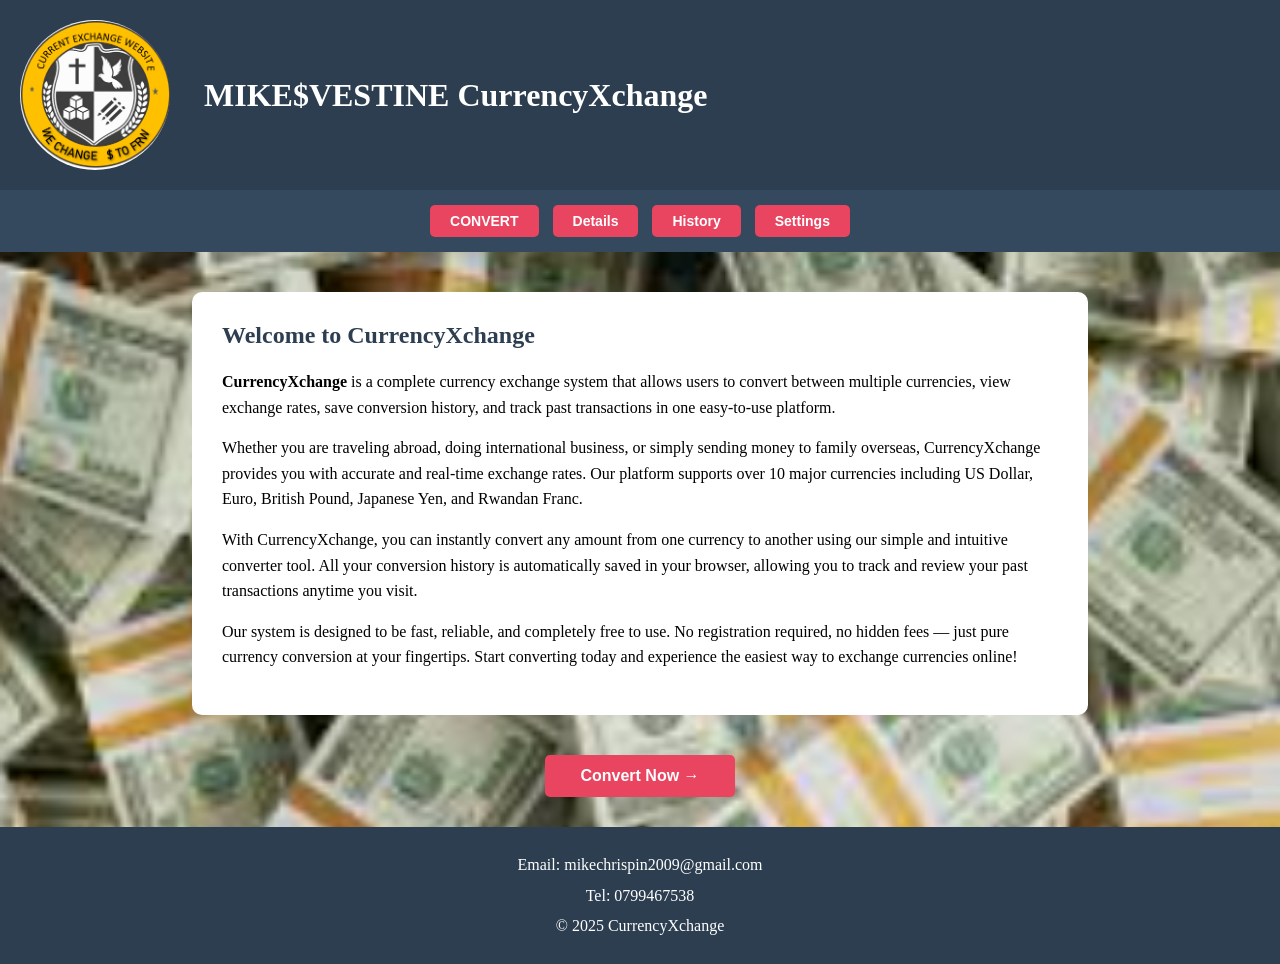
<file: currencyXchange/index.html>
<!DOCTYPE html>
<html>
<head>
    <meta name="viewport" content="width=device-width, initial-scale=1.0, user-scalable=yes">
    <title>CurrencyXchange</title>
    <link rel="stylesheet" href="css/style1.css">
</head>
<body>
    <header>
        <img src="assets/img.png" width="250" height="250" 
        style="border-radius: 70%; object-fit: cover;"> &nbsp;
        <font color="white" size="6"><b>MIKE$VESTINE CurrencyXchange</b></font>
    </header>

    <nav>
        <button><a href="converter.html">CONVERT</a></button>
        <button><a href="details.html">Details</a></button>
        <button><a href="history.html">History</a></button>
        <button><a href="settings.html">Settings</a></button>
    </nav>

    <div class="description">
        <h2>Welcome to CurrencyXchange</h2>
        <p><b>CurrencyXchange</b> is a complete currency exchange system that allows users to convert between multiple currencies, view exchange rates, save conversion history, and track past transactions in one easy-to-use platform.</p>
        <p>Whether you are traveling abroad, doing international business, or simply sending money to family overseas, CurrencyXchange provides you with accurate and real-time exchange rates. Our platform supports over 10 major currencies including US Dollar, Euro, British Pound, Japanese Yen, and Rwandan Franc.</p>
        <p>With CurrencyXchange, you can instantly convert any amount from one currency to another using our simple and intuitive converter tool. All your conversion history is automatically saved in your browser, allowing you to track and review your past transactions anytime you visit.</p>
        <p>Our system is designed to be fast, reliable, and completely free to use. No registration required, no hidden fees — just pure currency conversion at your fingertips. Start converting today and experience the easiest way to exchange currencies online!</p>
    </div>

    <div class="cta-container">
        <button class="cta-btn"><a href="converter.html">Convert Now →</a></button>
    </div>

    <footer>
        <p>Email: mikechrispin2009@gmail.com</p>
        <p>Tel: 0799467538</p>
        <p>&copy; 2025 CurrencyXchange</p>
    </footer>

    <script src="js/script.js"></script>
</body>
</html>
</file>
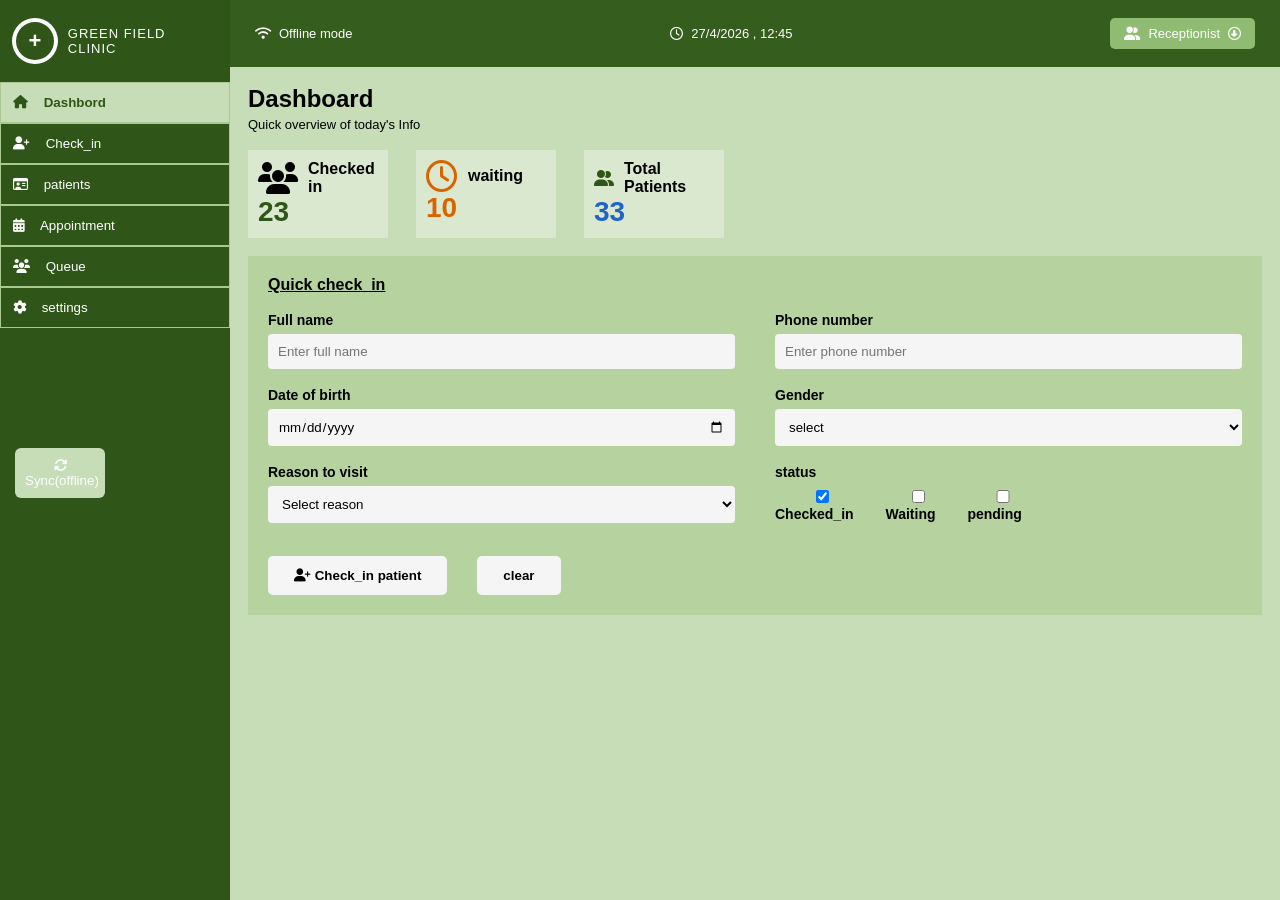
<file: mockupdesign.html>
<!DOCTYPE html>
<html lang="en">
<head>
<meta charset="UTF-8">
<meta name="viewport" content="width=device-width, initial-scale=1.0">
<title>Green Field Clinic Dashboard</title>
<link rel="stylesheet" href="https://cdnjs.cloudflare.com/ajax/libs/font-awesome/6.5.0/css/all.min.css">
<style>
*{
  margin:0;
  padding:0;
  box-sizing:border-box;
  font-family:Arial, sans-serif;
}

body{
  background:#c6ddb8;
}

.container{
  display:flex;
  min-height:100vh;
}


.sidebar{
  width:230px;
  background:#2f5618;
  color:white;
}

.logo-box{
  padding:18px 12px;
  display:flex;
  align-items:center;
  gap:10px;
}

.logo-circle{
  width:46px;
  height:46px;
  border:4px solid white;
  border-radius:50%;
  display:flex;
  align-items:center;
  justify-content:center;
  font-size:22px;
  font-weight:bold;
}

.clinic-name{
  font-size:13px;
  letter-spacing:1px;
}

.menu button{
  width:100%;
  border:1px solid #aac892;
  background:transparent;
  color:white;
  padding:12px;
  text-align:left;
  cursor:pointer;
}

.menu button.active{
  background:#c6ddb8;
  color:#2f5618;
  font-weight:bold;
}

.menu i{
  margin-right:12px;
}

.sync-btn{
  margin:120px 15px 0;
  width:90px;
  padding:10px;
  border:none;
  border-radius:6px;
  background:#c6ddb8;
  color:white;
}


.main{
  flex:1;
}

.topbar{
  background:#355d1d;
  color:white;
  display:flex;
  justify-content:space-between;
  align-items:center;
  padding:18px 25px;
}

.top-item{
  display:flex;
  align-items:center;
  gap:8px;
  font-size:13px;
}

.reception{
  background:#8fbc72;
  padding:8px 14px;
  border-radius:5px;
}

.content{
  padding:18px;
}

h2{
  margin-bottom:4px;
}

.subtitle{
  font-size:13px;
}

.cards{
  display:flex;
  gap:28px;
  margin:18px 0;
}

.card{
  width:140px;
  background:#dbe8d0;
  padding:10px;
}

.card-top{
  display:flex;
  align-items:center;
  gap:10px;
}

.big-number{
  font-size:28px;
  font-weight:bold;
}

.orange{color:#d86400;}
.blue{color:#2166c4;}
.green{color:#2f5618;}

.form-box{
  background:#b6d39f;
  padding:20px;
}

.form-title{
  font-weight:bold;
  text-decoration:underline;
  margin-bottom:18px;
}

.form-grid{
  display:grid;
  grid-template-columns:1fr 1fr;
  gap:18px 40px;
}

label{
  font-size:14px;
  font-weight:bold;
  display:block;
  margin-bottom:6px;
}

input, select{
  width:100%;
  padding:10px;
  border:none;
  border-radius:4px;
  background:#f5f5f5;
}

.status-row{
  display:flex;
  gap:15px;
  margin-top:10px;
}

.actions{
  display:flex;
  gap:30px;
  margin-top:28px;
}

.btn{
  border:none;
  padding:12px 26px;
  border-radius:5px;
  font-weight:bold;
  cursor:pointer;
}

.btn-light{
  background:#f5f5f5;
}
</style>
</head>
<body>
<div class="container">

<div class="sidebar">
  <div class="logo-box">
    <div class="logo-circle">+</div>
    <div class="clinic-name">GREEN FIELD CLINIC</div>
  </div>

  <div class="menu">
    <button class="active"><i class="fa-solid fa-house"></i> Dashbord</button>
    <button><i class="fa-solid fa-user-plus"></i> Check_in</button>
    <button><i class="fa-regular fa-id-card"></i> patients</button>
    <button><i class="fa-solid fa-calendar-days"></i> Appointment</button>
    <button><i class="fa-solid fa-users"></i> Queue</button>
    <button><i class="fa-solid fa-gear"></i> settings</button>
  </div>

  <button class="sync-btn"><i class="fa-solid fa-rotate"></i> Sync(offline)</button>
</div>

<div class="main">
  <div class="topbar">
    <div class="top-item"><i class="fa-solid fa-wifi"></i> Offline mode</div>
    <div class="top-item"><i class="fa-regular fa-clock"></i> 27/4/2026 , 12:45</div>
    <div class="top-item reception"><i class="fa-solid fa-user-group"></i> Receptionist <i class="fa-regular fa-circle-down"></i></div>
  </div>

  <div class="content">
    <h2>Dashboard</h2>
    <div class="subtitle">Quick overview of today's Info</div>

    <div class="cards">
      <div class="card">
        <div class="card-top"><i class="fa-solid fa-users fa-2x"></i> <strong>Checked in</strong></div>
        <div class="big-number green">23</div>
      </div>

      <div class="card">
        <div class="card-top"><i class="fa-regular fa-clock fa-2x orange"></i> <strong>waiting</strong></div>
        <div class="big-number orange">10</div>
      </div>

      <div class="card">
        <div class="card-top"><i class="fa-solid fa-user-group green"></i> <strong>Total Patients</strong></div>
        <div class="big-number blue">33</div>
      </div>
    </div>

    <div class="form-box">
      <div class="form-title">Quick check_in</div>

      <div class="form-grid">
        <div>
          <label>Full name</label>
          <input placeholder="Enter full name">
        </div>

        <div>
          <label>Phone number</label>
          <input placeholder="Enter phone number">
        </div>

        <div>
          <label>Date of birth</label>
          <input type="date">
        </div>

        <div>
          <label>Gender</label>
          <select><option>select</option></select>
        </div>

        <div>
          <label>Reason to visit</label>
          <select><option>Select reason</option></select>
        </div>

        <div>
          <label>status</label>
          <div class="status-row">
            <label><input type="checkbox" checked> Checked_in</label>
            <label><input type="checkbox"> Waiting</label>
            <label><input type="checkbox"> pending</label>
          </div>
        </div>
      </div>

      <div class="actions">
        <button class="btn btn-light"><i class="fa-solid fa-user-plus"></i> Check_in patient</button>
        <button class="btn btn-light">clear</button>
      </div>
    </div>
  </div>
</div>

</div>
</body>
</html>
</file>
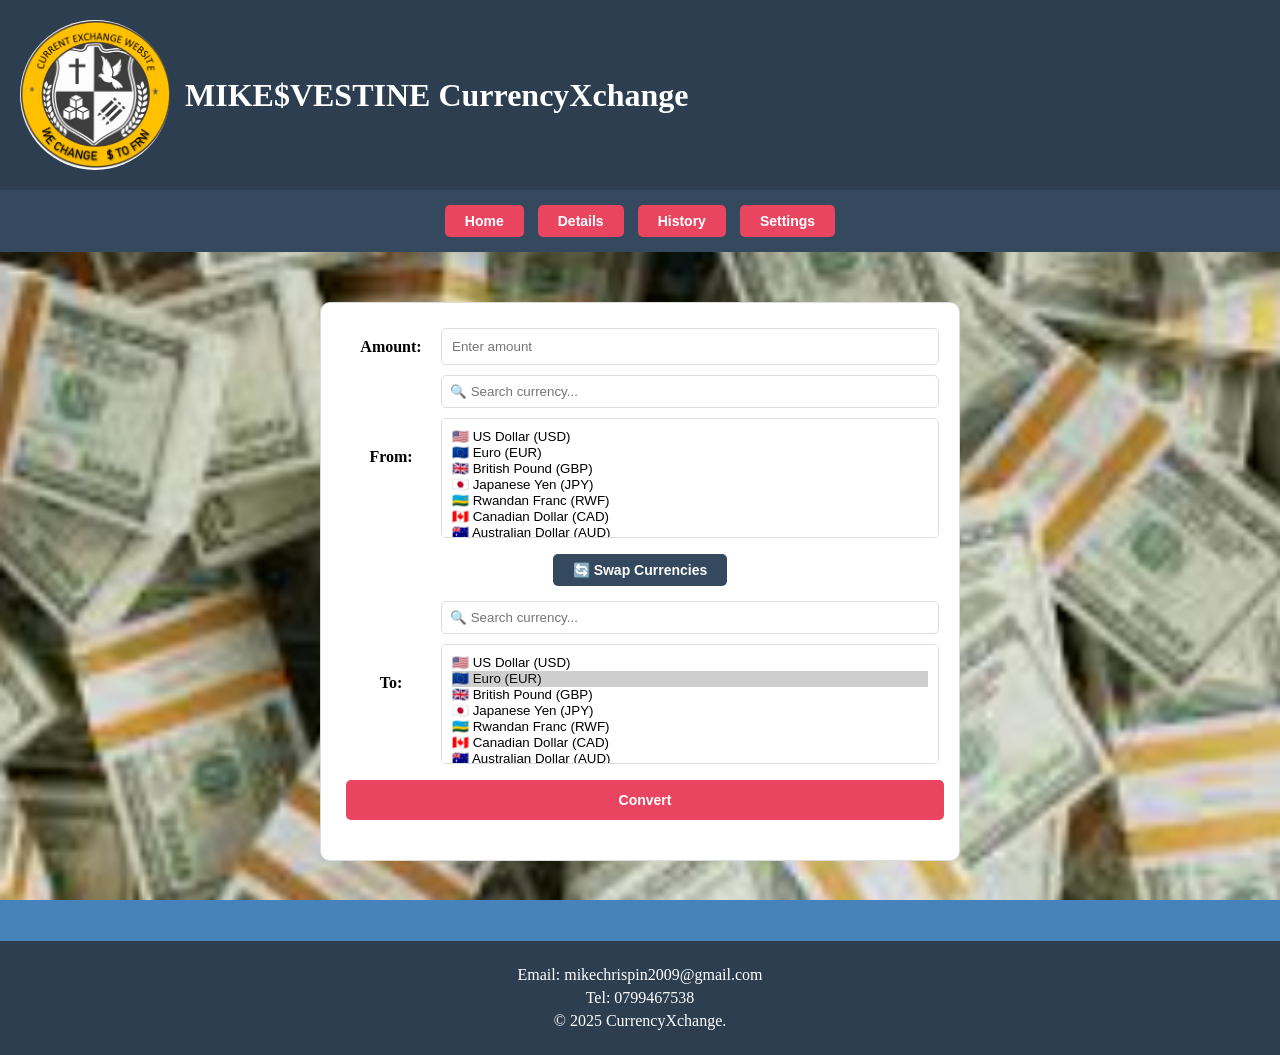
<file: currencyXchange/converter.html>
<!DOCTYPE html>
<html>
<head>
    <meta name="viewport" content="width=device-width, initial-scale=1.0, user-scalable=yes">
    <title>Converter</title>
    <link rel="stylesheet" href="css/style2.css">
</head>
<body>
    <header>
        <img src="assets/img.png" width="80" height="80" style="border-radius: 50%; object-fit: cover;">
        <font color="white" size="6"><b>MIKE$VESTINE CurrencyXchange</b></font>
    </header>
    <nav>
        <button><a href="index.html">Home</a></button>
        <button><a href="details.html">Details</a></button>
        <button><a href="history.html">History</a></button>
        <button><a href="settings.html">Settings</a></button>
    </nav>
    <div class="converter-box">
        <form onsubmit="event.preventDefault(); quickConvert()">
            <div style="display: flex; justify-content: space-between; align-items: center;">
                <label style="font-weight: bold; width: 100px;">Amount:</label>
                <input type="number" id="quickAmount" placeholder="Enter amount" style="flex: 1; padding: 10px; border: 1px solid #ddd; border-radius: 5px;">
            </div>
            <div style="display: flex; justify-content: space-between; align-items: center; position: relative;">
                <label style="font-weight: bold; width: 100px;">From:</label>
                <div style="flex: 1;">
                    <input type="text" id="searchFrom" placeholder="🔍 Search currency..." style="width: 100%; padding: 8px; margin-bottom: 5px; border: 1px solid #ddd; border-radius: 5px;">
                    <select id="quickFrom" size="5" style="width: 100%; padding: 10px; border: 1px solid #ddd; border-radius: 5px; height: 120px;">
                        <option value="USD">🇺🇸 US Dollar (USD)</option>
                        <option value="EUR">🇪🇺 Euro (EUR)</option>
                        <option value="GBP">🇬🇧 British Pound (GBP)</option>
                        <option value="JPY">🇯🇵 Japanese Yen (JPY)</option>
                        <option value="RWF">🇷🇼 Rwandan Franc (RWF)</option>
                        <option value="CAD">🇨🇦 Canadian Dollar (CAD)</option>
                        <option value="AUD">🇦🇺 Australian Dollar (AUD)</option>
                        <option value="CHF">🇨🇭 Swiss Franc (CHF)</option>
                        <option value="CNY">🇨🇳 Chinese Yuan (CNY)</option>
                        <option value="INR">🇮🇳 Indian Rupee (INR)</option>
                    </select>
                </div>
            </div>
            <div style="text-align: center; margin: 10px 0;">
                <button type="button" onclick="swapCurrencies()" style="background-color: #34495e; padding: 8px 20px;">🔄 Swap Currencies</button>
            </div>
            <div style="display: flex; justify-content: space-between; align-items: center; position: relative;">
                <label style="font-weight: bold; width: 100px;">To:</label>
                <div style="flex: 1;">
                    <input type="text" id="searchTo" placeholder="🔍 Search currency..." style="width: 100%; padding: 8px;
                     margin-bottom: 5px; border: 1px solid #ddd; border-radius: 5px;">
                    <select id="quickTo" size="5" style="width: 100%; padding: 10px; border: 1px solid #ddd;
                     border-radius: 5px; height: 120px;">
                        <option value="USD">🇺🇸 US Dollar (USD)</option>
                        <option value="EUR" selected>🇪🇺 Euro (EUR)</option>
                        <option value="GBP">🇬🇧 British Pound (GBP)</option>
                        <option value="JPY">🇯🇵 Japanese Yen (JPY)</option>
                        <option value="RWF">🇷🇼 Rwandan Franc (RWF)</option>
                        <option value="CAD">🇨🇦 Canadian Dollar (CAD)</option>
                        <option value="AUD">🇦🇺 Australian Dollar (AUD)</option>
                        <option value="CHF">🇨🇭 Swiss Franc (CHF)</option>
                        <option value="CNY">🇨🇳 Chinese Yuan (CNY)</option>
                        <option value="INR">🇮🇳 Indian Rupee (INR)</option>
                    </select>
                </div>
            </div>
            <button type="submit" id="convertBtn" style="background-color: #e94560; 
            color: white; border: none; padding: 12px; border-radius: 5px; font-weight: bold;
             cursor: pointer; margin-top: 10px; width: 100%;">
                Convert
            </button>
        </form>
        <div id="resultArea" style="margin-top: 20px;"></div>
    </div>
    <footer>
        <p>Email: mikechrispin2009@gmail.com</p>
        <p>Tel: 0799467538</p>
        <p>&copy; 2025 CurrencyXchange.</p>
    </footer>
    <script src="js/script.js"></script>
</body>
</html>
</file>
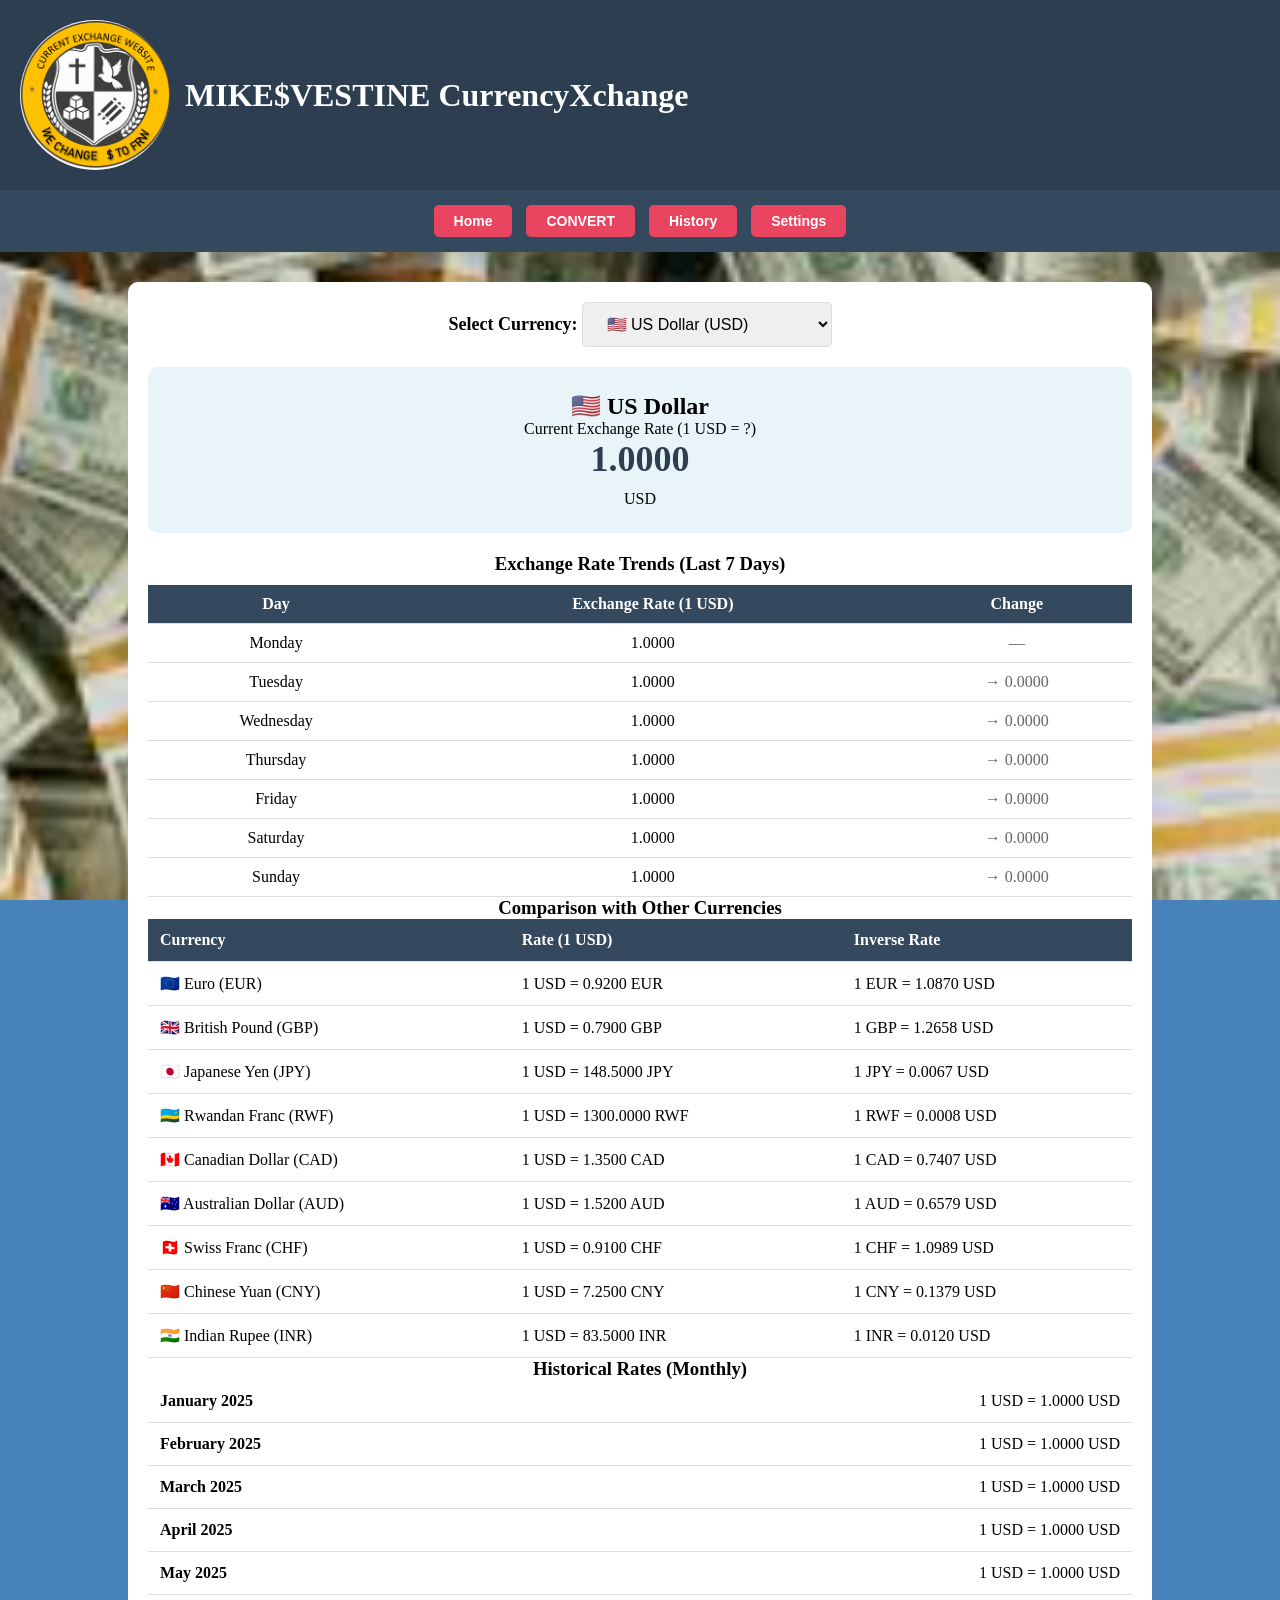
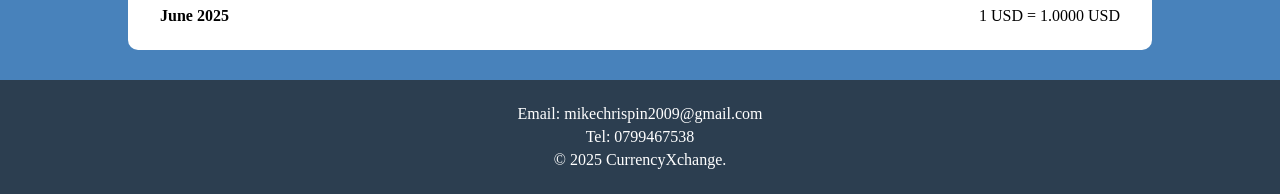
<file: currencyXchange/details.html>
<!DOCTYPE html>
<html>
<head>
    <meta name="viewport" content="width=device-width, initial-scale=1.0, user-scalable=yes">
    <title>Details</title>
    <link rel="stylesheet" href="css/style3.css">
</head>
<body>
    <header>
        <img src="assets/img.png" width="80" height="80" style="border-radius: 50%; object-fit: cover;">
        <font color="white" size="6"><b>MIKE$VESTINE CurrencyXchange</b></font>
    </header>

    <nav>
        <button><a href="index.html">Home</a></button>
        <button><a href="converter.html">CONVERT</a></button>
        <button><a href="history.html">History</a></button>
        <button><a href="settings.html">Settings</a></button>
    </nav>
    <div class="details-container">
        <div class="currency-selector">
            <label style="font-weight: bold; font-size: 18px;">Select Currency:</label>
            <select id="currencySelect" onchange="updateCurrencyDetails()">
                <option value="USD">🇺🇸 US Dollar (USD)</option>
                <option value="EUR">🇪🇺 Euro (EUR)</option>
                <option value="GBP">🇬🇧 British Pound (GBP)</option>
                <option value="JPY">🇯🇵 Japanese Yen (JPY)</option>
                <option value="RWF">🇷🇼 Rwandan Franc (RWF)</option>
                <option value="CAD">🇨🇦 Canadian Dollar (CAD)</option>
                <option value="AUD">🇦🇺 Australian Dollar (AUD)</option>
                <option value="CHF">🇨🇭 Swiss Franc (CHF)</option>
                <option value="CNY">🇨🇳 Chinese Yuan (CNY)</option>
                <option value="INR">🇮🇳 Indian Rupee (INR)</option>
            </select>
        </div>
        <div class="info-card">
            <h2 id="currencyName">US Dollar</h2>
            <p>Current Exchange Rate (1 USD = ?)</p>
            <span class="rate-value" id="exchangeRate">1.0000</span>
            <p id="currencyCode" style="margin-top: 10px;">USD</p>
        </div>
            <h3>Exchange Rate Trends (Last 7 Days)</h3>
            <table class="trend-table" id="trendTable">
                <thead>
                    <tr><th>Day</th><th>Exchange Rate (1 USD)</th><th>Change</th></tr>
                </thead>
                <tbody id="trendBody"></tbody>
            </table>
            <h3>Comparison with Other Currencies</h3>
            <table class="comparison-table" id="comparisonTable">
                <thead>
                    <tr><th>Currency</th><th>Rate (1 USD)</th><th>Inverse Rate</th></tr>
                </thead>
                <tbody id="comparisonBody"></tbody>
            </table>
            <h3>Historical Rates (Monthly)</h3>
            <div class="historical-list" id="historicalList"></div>
    </div>
    <footer>
        <p>Email: mikechrispin2009@gmail.com</p>
        <p>Tel: 0799467538</p>
        <p>&copy; 2025 CurrencyXchange.</p>
    </footer>
    <script src="js/script.js"></script>
</body>
</html>
</file>
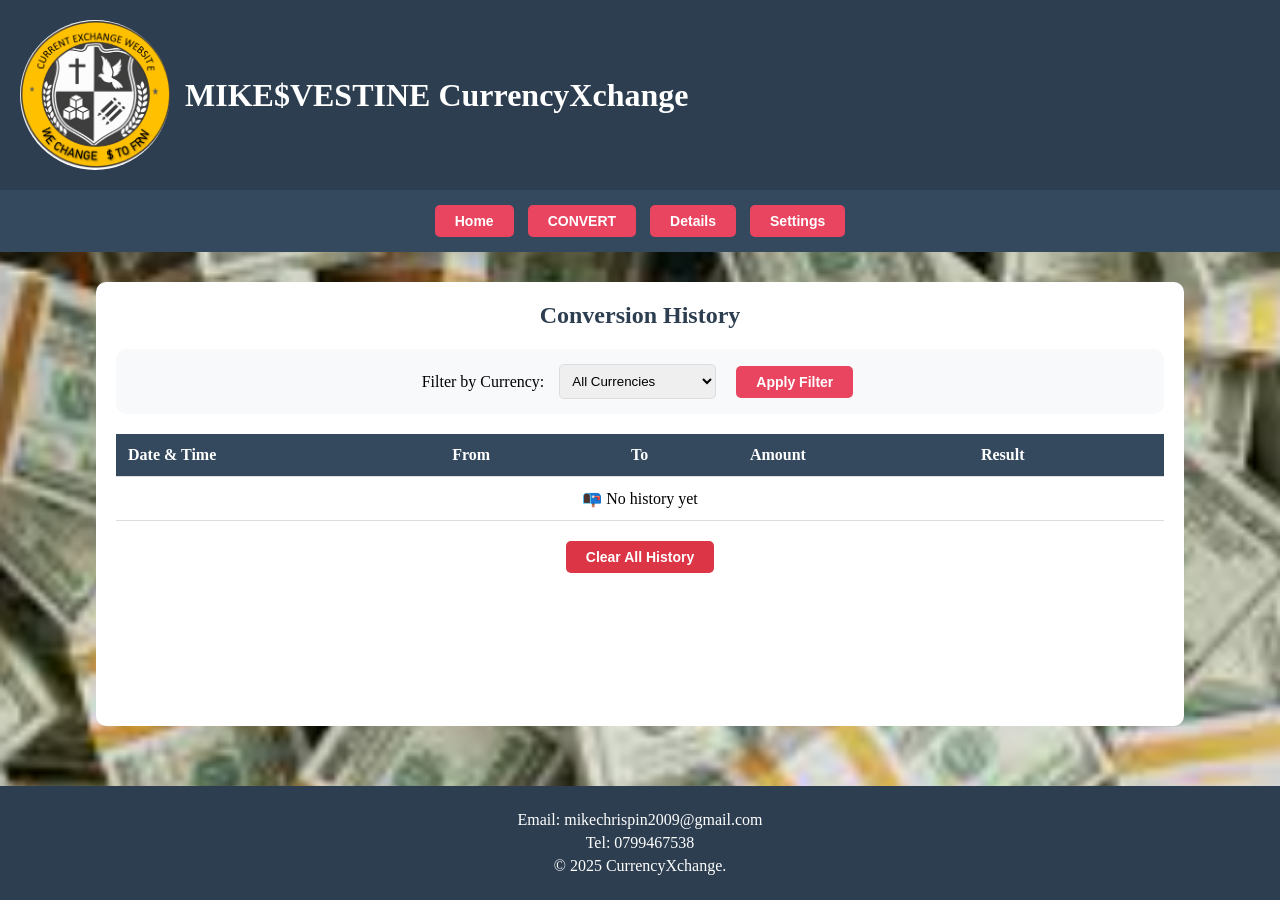
<file: currencyXchange/history.html>
<!DOCTYPE html>
<html>
<head>
    <meta name="viewport" content="width=device-width, initial-scale=1.0, user-scalable=yes">
    <title>History</title>
    <link rel="stylesheet" href="css/style4.css">
</head>
<body>
    <header>
        <img src="assets/img.png" width="80" height="80" style="border-radius: 50%; object-fit: cover;">
        <font color="white" size="6"><b>MIKE$VESTINE CurrencyXchange</b></font>
    </header>
    <nav>
        <button><a href="index.html">Home</a></button>
        <button><a href="converter.html">CONVERT</a></button>
        <button><a href="details.html">Details</a></button>
        <button><a href="settings.html">Settings</a></button>
    </nav>
    <div class="history-container">
        <h2>Conversion History</h2>
        <div class="filter-bar">
            <label>Filter by Currency:</label>
            <select id="filterCurrency">
                <option value="all">All Currencies</option>
                <option value="USD">🇺🇸 US Dollar</option>
                <option value="EUR">🇪🇺 Euro</option>
                <option value="GBP">🇬🇧 British Pound</option>
                <option value="JPY">🇯🇵 Japanese Yen</option>
                <option value="RWF">🇷🇼 Rwandan Franc</option>
                <option value="CAD">🇨🇦 Canadian Dollar</option>
                <option value="AUD">🇦🇺 Australian Dollar</option>
                <option value="CHF">🇨🇭 Swiss Franc</option>
                <option value="CNY">🇨🇳 Chinese Yuan</option>
                <option value="INR">🇮🇳 Indian Rupee</option>
            </select>
            <button onclick="applyFilter()">Apply Filter</button>
        </div>
        <table class="history-table">
            <thead>
                <tr><th>Date & Time</th><th>From</th><th>To</th><th>Amount</th><th>Result</th></tr>
            </thead>
            <tbody id="historyBody"></tbody>
        </table>
        <button class="clear-btn" onclick="clearHistory()">Clear All History</button>
    </div>
    <footer>
        <p>Email: mikechrispin2009@gmail.com</p>
        <p>Tel: 0799467538</p>
        <p>&copy; 2025 CurrencyXchange.</p>
    </footer>
    <script src="js/script.js"></script>
</body>
</html>
</file>
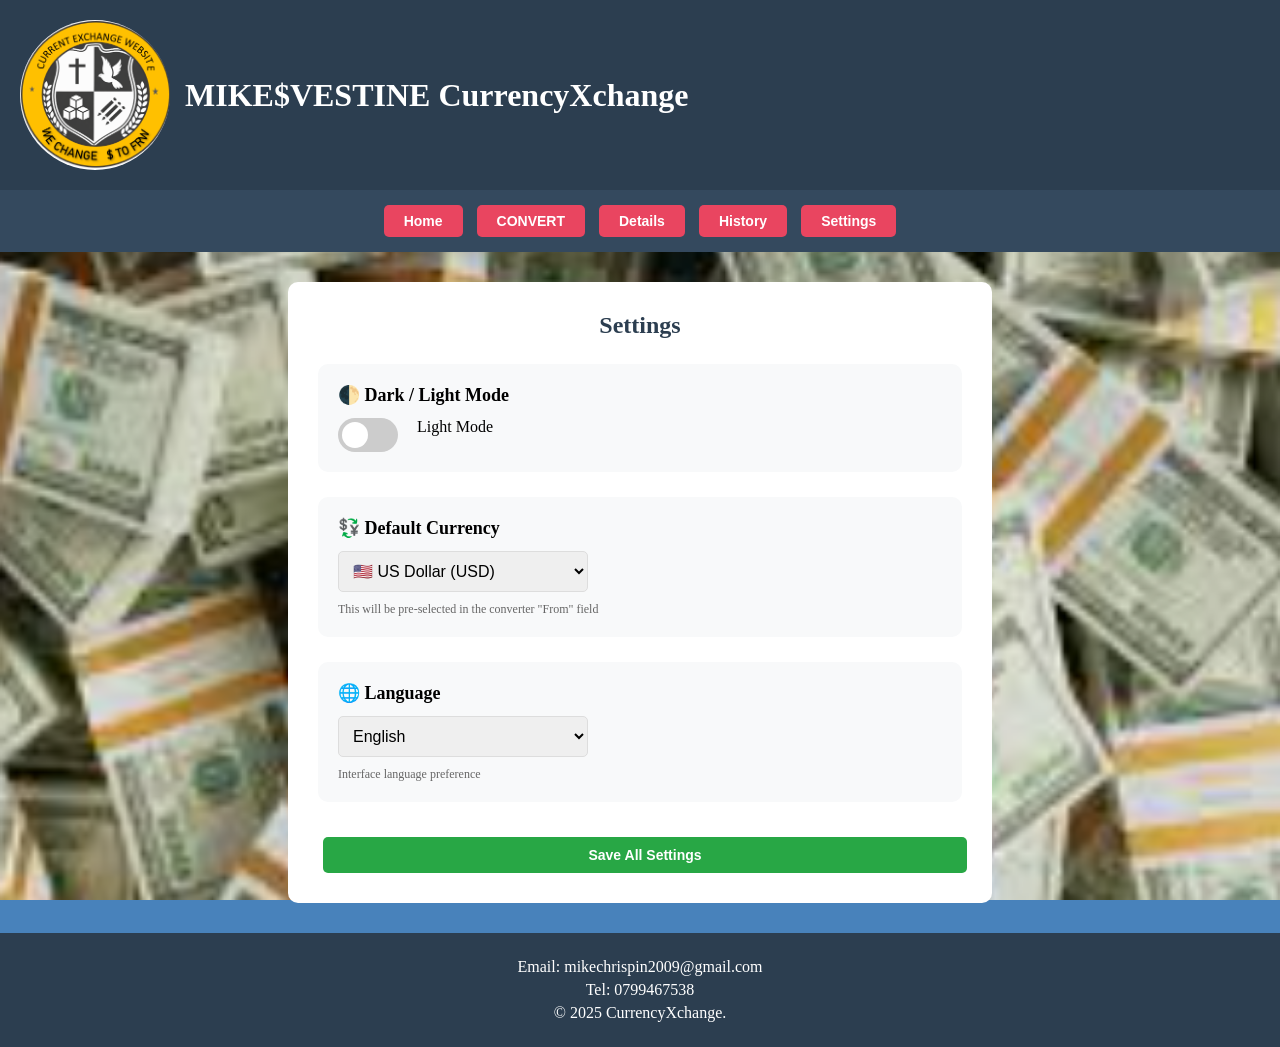
<file: currencyXchange/settings.html>
<!DOCTYPE html>
<html>
<head>
    <meta name="viewport" content="width=device-width, initial-scale=1.0, user-scalable=yes">
    <title>Settings</title>
    <link rel="stylesheet" href="css/style5.css">
</head>
<body>
    <header>
        <img src="assets/img.png" width="80" height="80" style="border-radius: 50%; object-fit: cover;">
        <font color="white" size="6"><b>MIKE$VESTINE CurrencyXchange</b></font>
    </header>
    <nav>
        <button><a href="index.html">Home</a></button>
        <button><a href="converter.html">CONVERT</a></button>
        <button><a href="details.html">Details</a></button>
        <button><a href="history.html">History</a></button>
        <button class="active"><a href="settings.html">Settings</a></button>
    </nav>
    <div class="settings-container">
        <h2>Settings</h2>
        <div class="setting-item">
            <label class="setting-label">🌓 Dark / Light Mode</label>
            <label class="toggle-switch">
                <input type="checkbox" id="darkModeToggle" onchange="toggleDarkMode()">
                <span class="slider"></span>
            </label>
            <span class="mode-label" id="modeText">Light Mode</span>
        </div>
        <div class="setting-item">
            <label class="setting-label">💱 Default Currency</label>
            <select id="defaultCurrency">
                <option value="USD">🇺🇸 US Dollar (USD)</option>
                <option value="EUR">🇪🇺 Euro (EUR)</option>
                <option value="GBP">🇬🇧 British Pound (GBP)</option>
                <option value="JPY">🇯🇵 Japanese Yen (JPY)</option>
                <option value="RWF">🇷🇼 Rwandan Franc (RWF)</option>
                <option value="CAD">🇨🇦 Canadian Dollar (CAD)</option>
                <option value="AUD">🇦🇺 Australian Dollar (AUD)</option>
                <option value="CHF">🇨🇭 Swiss Franc (CHF)</option>
                <option value="CNY">🇨🇳 Chinese Yuan (CNY)</option>
                <option value="INR">🇮🇳 Indian Rupee (INR)</option>
            </select>
            <div class="info-text">This will be pre-selected in the converter "From" field</div>
        </div> 
        <div class="setting-item">
            <label class="setting-label">🌐 Language</label>
            <select id="languageSelect">
                <option value="en">English</option>
                <option value="fr">French</option>
                <option value="es">Spanish</option>
            </select>
            <div class="info-text">Interface language preference</div>
        </div>
        <button class="save-btn" onclick="saveSettings()">Save All Settings</button>
    </div>
    <footer>
        <p>Email: mikechrispin2009@gmail.com</p>
        <p>Tel: 0799467538</p>
        <p>&copy; 2025 CurrencyXchange.</p>
    </footer>
    <script src="js/script.js"></script>
</body>
</html>
</file>
<file: currencyXchange/css/style1.css>
* {
    margin: 0;
    padding: 0;
    box-sizing: border-box;
}
body {
    background-color: #4882bb;
    background-image: url("../assets/$.png");
    background-size: cover;
    background-position: center;
    background-attachment: fixed;
    text-align: center;
}
body.dark-mode {
    background-color: #1a1a2e;
    background-image: url("../assets/$.png");
    background-size: cover;
    background-position: center;
    background-attachment: fixed;
}
header {
    background-color: #2c3e50;
    text-align: left;
    padding: 20px;
    display: flex;
    align-items: center;
    gap: 15px;
}
header img {
    width: 150px;
    height: 150px;
    border-radius: 90%;
    object-fit: cover;
}
nav {
    background-color: #34495e;
    text-align: center;
    padding: 15px;
}
button {
    background-color: #e94560;
    color: white;
    margin: 0 5px;
    cursor: pointer;
    font-size: 14px;
    font-weight: bold;
    border-radius: 5px;
    padding: 8px 20px;
    border: none;
}
button:hover {
    background-color: #4ecedf;
}
footer {
    background-color: #2c3e50;
    text-align: center;
    padding: 20px;
    color: white;
    margin-top: 30px;
}
footer p {
    display: block;
    margin: 5px 0;
}
.description {
    width: 70%;
    margin: 40px auto;
    background-color: white;
    padding: 30px;
    border-radius: 10px;
    text-align: left;
}
h2 {
    margin-bottom: 20px;
    color: #2c3e50;
}
p {
    margin-bottom: 15px;
    line-height: 1.6;
}
.cta-container {
    text-align: center;
    margin: 30px 0;
}
.cta-btn {
    background-color: #e94560;
    padding: 12px 35px;
    font-size: 16px;
}
a {
    color: white;
    text-decoration: none;
}
body.dark-mode .description {
    background-color: #16213e;
    color: #eee;
}
body.dark-mode h2 {
    color: #e94560;
}
@media (max-width: 768px) {
    header {
        flex-direction: column;
        text-align: center;
    }
    nav {
        display: flex;
        flex-wrap: wrap;
        justify-content: center;
        gap: 8px;
    }
    button {
        padding: 6px 12px;
        font-size: 11px;
    }
    .description {
        width: 95%;
        padding: 20px;
    }
    .cta-btn {
        padding: 10px 25px;
        font-size: 14px;
    }
}
</file>
<file: currencyXchange/css/style2.css>
* {
    margin: 0;
    padding: 0;
    box-sizing: border-box;
}
body {
    background-color: #4882bb;
    background-image: url("../assets/$.png");
    background-size: cover;
    background-position: center;
    background-attachment: fixed;
    text-align: center;
    min-height: 100vh;
    display: flex;
    flex-direction: column;
}
body.dark-mode {
    background-color: #1a1a2e;
    background-image: url("../assets/$.png");
    background-size: cover;
    background-position: center;
    background-attachment: fixed;
}
header {
    background-color: #2c3e50;
    text-align: left;
    padding: 20px;
    display: flex;
    align-items: center;
    gap: 15px;
}
header img {
    width: 150px;
    height: 150px;
    border-radius: 90%;
    object-fit: cover;
}
nav {
    background-color: #34495e;
    text-align: center;
    padding: 15px;
}
footer {
    background-color: #2c3e50;
    text-align: center;
    padding: 20px;
    color: white;
    margin-top: 30px;
}
footer p {
    display: block;
    margin: 5px 0;
}
button {
    background-color: #e94560;
    color: white;
    margin: 0 5px;
    cursor: pointer;
    font-size: 14px;
    font-weight: bold;
    border-radius: 5px;
    padding: 8px 20px;
    border: none;
}
button:hover {
    background-color:#4ecedf;
}
.converter-box {
    width: 50%;
    margin: 50px auto;
    padding: 20px;
    border: 1px solid #ddd;
    background-color: white;
    border-radius: 10px;
    flex: 1;
}
input, select {
    padding: 8px;
    margin: 5px 0;
    width: 200px;
}
.result-detail {
    margin-top: 20px;
    padding: 10px;
    background-color: #f8f9fa;
    border-radius: 5px;
    text-align: left;
}
.result-detail p {
    margin: 8px 0;
    color: #0f0909;
}
body.dark-mode .converter-box {
    background-color: #16213e;
    color: #eee;
}
body.dark-mode .result-detail {
    background-color: #0f3460;
    color: #0f0909;
}
body.dark-mode input, body.dark-mode select {
    background-color: #0f3460;
    color: #eee;
    border-color: #e94560;
}
a {
    color: white;
    text-decoration: none;
}
@media (max-width: 768px) {
    header {
        flex-direction: column;
        text-align: center;
        padding: 10px;
    }
    header img {
        margin-bottom: 10px;
    }
    nav {
        display: flex;
        flex-wrap: wrap;
        justify-content: center;
        gap: 8px;
        padding: 10px;
    }
    nav button {
        padding: 6px 12px;
        font-size: 11px;
        margin: 2px;
    }
    .converter-box {
        width: 95%;
        margin: 20px auto;
        padding: 15px;
    }
    .converter-box input, .converter-box select {
        width: 100%;
    }
    .converter-box [style*="display: flex"] {
        flex-direction: column;
        align-items: flex-start !important;
    }
    .converter-box label {
        width: 100% !important;
        margin-bottom: 5px;
    }
}
</file>
<file: currencyXchange/css/style3.css>
* {
    margin: 0;
    padding: 0;
    box-sizing: border-box;
}
body {
    background-color: #4882bb;
    background-image: url("../assets/$.png");
    background-size: cover;
    background-position: center;
    background-attachment: fixed;
    text-align: center;
}
body.dark-mode {
    background-color: #1a1a2e;
    background-image: url("../assets/$.png");
    background-size: cover;
    background-position: center;
    background-attachment: fixed;
}
header {
    background-color: #2c3e50;
    text-align: left;
    padding: 20px;
    display: flex;
    align-items: center;
    gap: 15px;
}
header img {
    width: 150px;
    height: 150px;
    border-radius: 90%;
    object-fit: cover;
}
nav {
    background-color: #34495e;
    text-align: center;
    padding: 15px;
}
footer {
    background-color: #2c3e50;
    text-align: center;
    padding: 20px;
    color: white;
    margin-top: 30px;
}
footer p {
    display: block;
    margin: 5px 0;
}
button {
    background-color: #e94560;
    color: white;
    margin: 0 5px;
    cursor: pointer;
    font-size: 14px;
    font-weight: bold;
    border-radius: 5px;
    padding: 8px 20px;
    border: none;
}
button:hover {
    background-color: #4ecedf;
}
.details-container {
    width: 80%;
    margin: 30px auto;
    background-color: white;
    border-radius: 10px;
    padding: 20px;
}
.currency-selector {
    margin-bottom: 20px;
    text-align: center;
}
.currency-selector select {
    padding: 12px 20px;
    font-size: 16px;
    border-radius: 5px;
    border: 1px solid #ddd;
    width: 250px;
}
.info-card {
    background-color: #e8f4f8;
    padding: 25px;
    border-radius: 10px;
    margin-bottom: 20px;
    text-align: center;
}
.rate-value {
    font-size: 36px;
    font-weight: bold;
    color: #2c3e50;
}
.chart-container {
    background-color: #f8f9fa;
    padding: 20px;
    border-radius: 10px;
    margin-bottom: 20px;
}
.comparison-table {
    width: 100%;
    border-collapse: collapse;
}
.comparison-table th, .comparison-table td {
    padding: 12px;
    border-bottom: 1px solid #ddd;
    text-align: left;
}
.comparison-table th {
    background-color: #34495e;
    color: white;
}
.historical-list {
    max-height: 250px;
    overflow-y: auto;
}
.historical-item {
    padding: 12px;
    border-bottom: 1px solid #ddd;
    display: flex;
    justify-content: space-between;
}
.historical-item:hover {
    background-color: #f0f0f0;
}
body.dark-mode .details-container {
    background-color: #16213e;
    color: #eee;
}
body.dark-mode .info-card, body.dark-mode .chart-container {
    background-color: #0f3460;
    color: #eee;
}
body.dark-mode .comparison-table td {
    color: #ddd;
}
body.dark-mode .historical-item {
    border-bottom-color: #2c3e50;
}
body.dark-mode .historical-item:hover {
    background-color: #1a1a3e;
}
body.dark-mode select {
    background-color: #0f3460;
    color: #eee;
    border-color: #e94560;
}
a {
    color: white;
    text-decoration: none;
}
.trend-table {
    width: 100%;
    border-collapse: collapse;
    margin-top: 10px;
}
th, td {
    padding: 10px;
    border-bottom: 1px solid #ddd;
    text-align: center;
}
th {
    background-color: #34495e;
    color: white;
}
.trend-up {
    color: green;
    font-weight: bold;
}
.trend-down {
    color: red;
    font-weight: bold;
}
.trend-neutral {
    color: #666;
}
@media (max-width: 768px) {
    header {
        flex-direction: column;
        text-align: center;
        padding: 10px;
    }
    header img {
        margin-bottom: 10px;
    }
    nav {
        display: flex;
        flex-wrap: wrap;
        justify-content: center;
        gap: 8px;
        padding: 10px;
    }
    nav button {
        padding: 6px 12px;
        font-size: 11px;
        margin: 2px;
    }
    .details-container {
        width: 95%;
        padding: 15px;
    }
    .rate-value {
        font-size: 24px;
    }
    .comparison-table th, .comparison-table td {
        padding: 6px;
        font-size: 10px;
    }
    .currency-selector select {
        width: 100%;
    }
}
</file>
<file: currencyXchange/css/style4.css>
* {
    margin: 0;
    padding: 0;
    box-sizing: border-box;
}
body {
    background-color: #4882bb;
    background-image: url("../assets/$.png");
    background-size: cover;
    background-position: center;
    background-attachment: fixed;
    text-align: center;
    min-height: 100vh;
    display: flex;
    flex-direction: column;
}
body.dark-mode {
    background-color: #1a1a2e;
    background-image: url("../assets/$.png");
    background-size: cover;
    background-position: center;
    background-attachment: fixed;
}
header {
    background-color: #2c3e50;
    text-align: left;
    padding: 20px;
    display: flex;
    align-items: center;
    gap: 15px;
}
header img {
    width: 150px;
    height: 150px;
    border-radius: 90%;
    object-fit: cover;
}
nav {
    background-color: #34495e;
    text-align: center;
    padding: 15px;
}
footer {
    background-color: #2c3e50;
    text-align: center;
    padding: 20px;
    color: white;
    margin-top: 30px;
}
footer p {
    display: block;
    margin: 5px 0;
}
button {
    background-color: #e94560;
    color: white;
    margin: 0 5px;
    cursor: pointer;
    font-size: 14px;
    font-weight: bold;
    border-radius: 5px;
    padding: 8px 20px;
    border: none;
}
button:hover {
    background-color: #4ecedf;
}
.history-container {
    width: 85%;
    margin: 30px auto;
    background-color: white;
    border-radius: 10px;
    padding: 20px;
    flex: 1;
}
h2 {
    margin-bottom: 20px;
    color: #2c3e50;
}
.filter-bar {
    margin-bottom: 20px;
    padding: 15px;
    background-color: #f8f9fa;
    border-radius: 10px;
    display: flex;
    justify-content: center;
    gap: 15px;
    align-items: center;
    flex-wrap: wrap;
}
.filter-bar select {
    padding: 8px;
    border-radius: 5px;
    border: 1px solid #ddd;
}
.history-table {
    width: 100%;
    border-collapse: collapse;
}
th,td {
    padding: 12px;
    border-bottom: 1px solid #ddd;
    text-align: left;
}
th {
    background-color: #34495e;
    color: white;
}
tr:hover {
    background-color: #f5f5f5;
}
.clear-btn {
    background-color: #dc3545;
    margin-top: 20px;
}
.clear-btn:hover {
    background-color: #c82333;
}
.no-data {
    text-align: center;
    padding: 40px;
    color: #666;
}
body.dark-mode .history-container {
    background-color: #16213e;
    color: #eee;
}
body.dark-mode h2 {
    color: #e94560;
}
body.dark-mode .filter-bar {
    background-color: #0f3460;
    color: #eee;
}
body.dark-mode td {
    color: #ddd;
}
body.dark-mode tr:hover {
    background-color: #1a1a3e;
}
body.dark-mode select {
    background-color: #0f3460;
    color: #eee;
    border-color: #e94560;
}
a {
    color: white;
    text-decoration: none;
}
@media (max-width: 768px) {
    header {
        flex-direction: column;
        text-align: center;
        padding: 10px;
    }
    header img {
        margin-bottom: 10px;
    }
    nav {
        display: flex;
        flex-wrap: wrap;
        justify-content: center;
        gap: 8px;
        padding: 10px;
    }
    nav button {
        padding: 6px 12px;
        font-size: 11px;
        margin: 2px;
    }
    .history-container {
        width: 95%;
        padding: 15px;
        overflow-x: auto;
    }
    .history-table {
        font-size: 10px;
    }
    .history-table th, .history-table td {
        padding: 6px;
    }
    .filter-bar {
        flex-direction: column;
        gap: 10px;
    }
    .filter-bar select, .filter-bar button {
        width: 100%;
    }
}
</file>
<file: currencyXchange/css/style5.css>
* {
    margin: 0;
    padding: 0;
    box-sizing: border-box;
}
body {
    background-color: #4882bb;
    background-image: url("../assets/$.png");
    background-size: cover;
    background-position: center;
    background-attachment: fixed;
    text-align: center;
}
body.dark-mode {
    background-color: #1a1a2e;
    background-image: url("../assets/$.png");
    background-size: cover;
    background-position: center;
    background-attachment: fixed;
}
header {
    background-color: #2c3e50;
    text-align: left;
    padding: 20px;
    display: flex;
    align-items: center;
    gap: 15px;
}
header img {
    width: 150px;
    height: 150px;
    border-radius: 90%;
    object-fit: cover;
}
header img {
    width: 150px;
    height: 150px;
    border-radius: 90%;
    object-fit: cover;
}
nav {
    background-color: #34495e;
    text-align: center;
    padding: 15px;
}
footer {
    background-color: #2c3e50;
    text-align: center;
    padding: 20px;
    color: white;
    margin-top: 30px;
}
footer p {
    display: block;
    margin: 5px 0;
}
button {
    background-color: #e94560;
    color: white;
    margin: 0 5px;
    cursor: pointer;
    font-size: 14px;
    font-weight: bold;
    border-radius: 5px;
    padding: 8px 20px;
    border: none;
}
button:hover {
    background-color: #4ecedf;
}
.settings-container {
    width: 55%;
    margin: 30px auto;
    background-color: white;
    border-radius: 10px;
    padding: 30px;
    text-align: left;
    flex: 1;
}
.settings-container h2 {
    text-align: center;
    margin-bottom: 25px;
    color: #2c3e50;
}
.setting-item {
    margin-bottom: 25px;
    padding: 20px;
    background-color: #f8f9fa;
    border-radius: 10px;
}
.setting-label {
    font-weight: bold;
    font-size: 18px;
    margin-bottom: 12px;
    display: block;
}
.toggle-switch {
    position: relative;
    display: inline-block;
    width: 60px;
    height: 34px;
}
.toggle-switch input {
    opacity: 0;
    width: 0;
    height: 0;
}
.slider {
    position: absolute;
    cursor: pointer;
    top: 0;
    left: 0;
    right: 0;
    bottom: 0;
    background-color: #ccc;
    transition: 0.3s;
    border-radius: 34px;
}
.slider:before {
    position: absolute;
    content: "";
    height: 26px;
    width: 26px;
    left: 4px;
    bottom: 4px;
    background-color: white;
    transition: 0.3s;
    border-radius: 50%;
}
input:checked + .slider {
    background-color: #e94560;
}
input:checked + .slider:before {
    transform: translateX(26px);
}
.mode-label {
    margin-left: 15px;
    font-size: 16px;
}
select {
    padding: 10px;
    border-radius: 5px;
    border: 1px solid #ddd;
    font-size: 16px;
    width: 250px;
}
.save-btn {
    background-color: #28a745;
    padding: 10px 30px;
    width: 100%;
    margin-top: 10px;
}
.save-btn:hover {
    background-color: #218838;
}
.info-text {
    font-size: 12px;
    color: #666;
    margin-top: 10px;
}
body.dark-mode .settings-container {
    background-color: #16213e;
    color: #eee;
}
body.dark-mode .settings-container h2 {
    color: #e94560;
}
body.dark-mode .setting-item {
    background-color: #0f3460;
    color: #eee;
}
body.dark-mode select {
    background-color: #0f3460;
    color: #eee;
    border-color: #e94560;
}
body.dark-mode .info-text {
    color: #aaa;
}
a {
    color: white;
    text-decoration: none;
}
@media (max-width: 768px) {
    header {
        flex-direction: column;
        text-align: center;
        padding: 10px;
    }
    header img {
        margin-bottom: 10px;
    }
    nav {
        display: flex;
        flex-wrap: wrap;
        justify-content: center;
        gap: 8px;
        padding: 10px;
    }
    nav button {
        padding: 6px 12px;
        font-size: 11px;
        margin: 2px;
    }
    .settings-container {
        width: 95%;
        padding: 20px;
    }
    select {
        width: 100%;
    }
}
</file>
